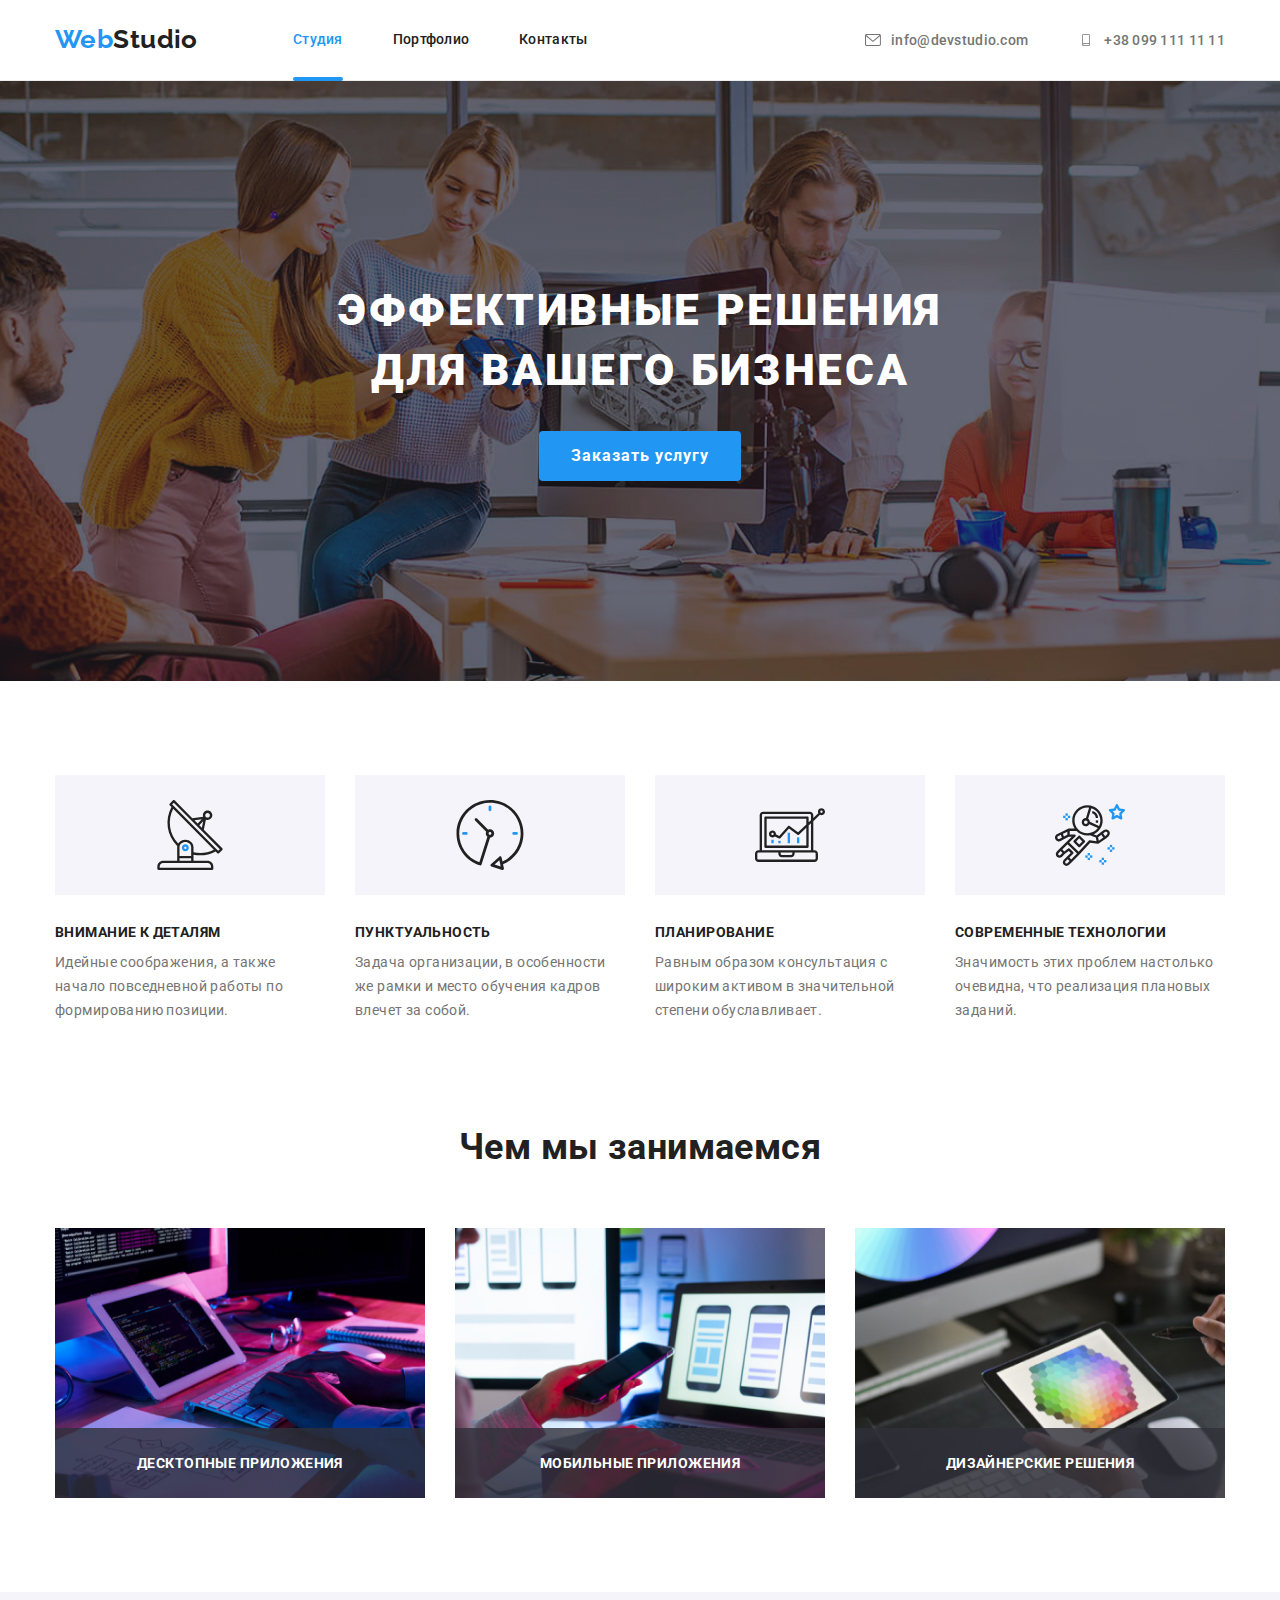
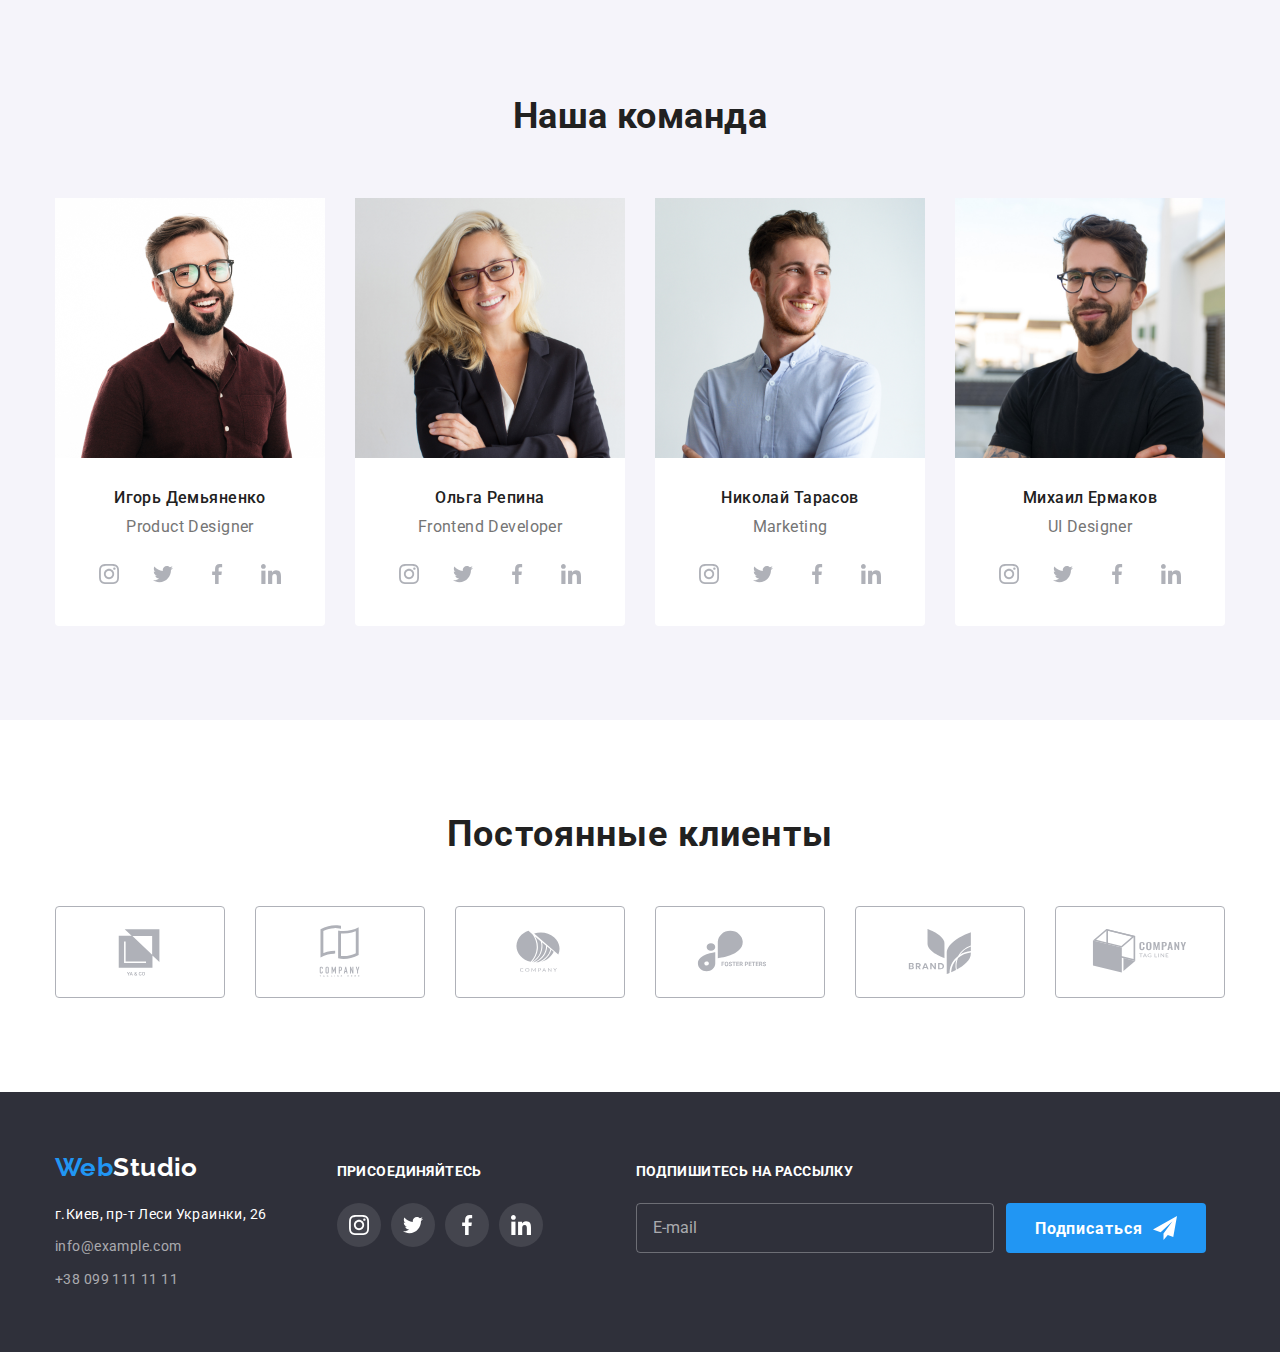
<file: index.html>
<!DOCTYPE html>
<html lang="ru">

<head>
    <meta charset="UTF-8">
    <meta http-equiv="X-UA-Compatible" content="IE=edge">
    <meta name="viewport" content="width=device-width, initial-scale=1.0">
    <title>Studio</title>
    <link rel="preconnect" href="https://fonts.googleapis.com">
    <link rel="preconnect" href="https://fonts.gstatic.com" crossorigin>
    <link href="https://fonts.googleapis.com/css2?family=Raleway:wght@700&family=Roboto:wght@400;500;700&display=swap"
        rel="stylesheet">
    <link rel="stylesheet"
        href="https://cdnjs.cloudflare.com/ajax/libs/modern-normalize/1.0.0/modern-normalize.min.css" />

    <link rel="stylesheet" href="./css/main.min.css">
</head>

<body>
    <header class="header">
        <div class="container container_wrapper">
            <a href="./index.html" class="header_logo logo link" lang="en"><span class="webstudio">Web</span>Studio</a>
            <nav class="site-nav">
                <ul class="site-nav_list">
                    <li class="site-nav_item"><a href="./index.html" class="site-nav_link current link">Студия</a></li>
                    <li class="site-nav_item"><a href="./portfolio.html" class="site-nav_link link">Портфолио</a></li>
                    <li class="site-nav_item"><a href="" class="site-nav_link link">Контакты</a></li>
                </ul>
            </nav>
            <ul class="header-adress_list">
                <li class="header-adress_mail">
                    <a href="mailto:info@devstudio.com" class="header-adress_link link" lang="en">
                        <svg class="header-adress_image" width="16" height="12">
                            <use href="./images/sprite.svg#envelope"></use>
                        </svg> info@devstudio.com
                    </a>
                </li>
                <li class="header-adress_mail">
                    <a href="tel:+38-099-111-11-11" class="header-adress_link link">
                        <svg class="header-adress_image" width="16" height="12">
                            <use href="./images/sprite.svg#smartphone"></use>
                        </svg> +38 099 111 11 11
                    </a>
                </li>
            </ul>
        </div>
    </header>

    <main>
        <section class="hero section">
            <div class="container">
                <h1 class="hero_title">Эффективные решения для вашего бизнеса</h1>
                <button type="button" class="button-order button" data-modal-open>Заказать услугу</button>
            </div>
        </section>

        <section class="article section">
            <div class="container">
                <h2 class="visually-hidden">Наши скилы</h2>
                <ul class="article_list">
                    <li class="article_item">
                        <h3 class="article_sub-title first">Внимание к деталям</h3>
                        <p class="article_text">Идейные соображения, а также начало повседневной работы по формированию
                            позиции.</p>
                    </li>

                    <li class="article_item">
                        <h3 class="article_sub-title second">Пунктуальность</h3>
                        <p class="article_text">Задача организации, в особенности же рамки и место обучения кадров
                            влечет за собой.</p>
                    </li>

                    <li class="article_item">
                        <h3 class="article_sub-title third">Планирование</h3>
                        <p class="article_text">Равным образом консультация с широким активом в значительной степени
                            обуславливает.</p>
                    </li>

                    <li class="article_item">
                        <h3 class="article_sub-title fourth">Современные технологии</h3>
                        <p class="article_text">Значимость этих проблем настолько очевидна, что реализация плановых
                            заданий.</p>
                    </li>
                </ul>
            </div>
        </section>

        <section class="gallery gallery-wrapper section">
            <div class="container">
                <h2 class="gallery-title">Чем мы занимаемся</h2>
                <ul class="gallery-list">
                    <li class="gallery-list_item">
                        <img src="./images/main/ourjob1.jpg" alt="Чем мы занимаемся" width="370" height="270"
                            class="gallery-list_img">
                        <p class="gallery-list_overlay">Десктопные приложения</p>
                    </li>
                    <li class="gallery-list_item">
                        <img src="./images/main/ourjob2.jpg" alt="Чем мы занимаемся" width="370" height="270"
                            class="gallery-list_img">
                        <p class="gallery-list_overlay">Мобильные приложения</p>
                    </li>
                    <li class="gallery-list_item">
                        <img src="./images/main/ourjob3.jpg" alt="Чем мы занимаемся" width="370" height="270"
                            class="gallery-list_img">
                        <p class="gallery-list_overlay">Дизайнерские решения</p>
                    </li>
                </ul>
            </div>
        </section>

        <section class="team section">
            <div class="container">
                <h2 class="team_title">Наша команда</h2>
                <ul class="team_list">
                    <li class="team_item">
                        <img src="./images/main/team1.png" alt="Игорь Дем'яненко" class="team_img" width="270"
                            height="260">
                        <div class="team_box">
                            <h3 class="team_sub-title">Игорь Демьяненко</h3>
                            <p class="team_text">Product Designer</p>
                            <ul class="social-list">
                                <li class="social-list_item">
                                    <a href="" class="social-list_link">
                                        <svg class="social-list_link-img" width="20" height="20">
                                            <use href="./images/sprite.svg#instagram"></use>
                                        </svg>
                                    </a>
                                </li>
                                <li class="social-list_item">
                                    <a href="" class="social-list_link">
                                        <svg class="social-list_link-img" width="20" height="20">
                                            <use href="./images/sprite.svg#twitter"></use>
                                        </svg>
                                    </a>
                                </li>
                                <li class="social-list_item">
                                    <a href="" class="social-list_link">
                                        <svg class="social-list_link-img" width="20" height="20">
                                            <use href="./images/sprite.svg#facebook"></use>
                                        </svg>
                                    </a>
                                </li>
                                <li class="social-list_item">
                                    <a href="" class="social-list_link">
                                        <svg class="social-list_link-img" width="20" height="20">
                                            <use href="./images/sprite.svg#linkedin"></use>
                                        </svg>
                                    </a>
                                </li>
                            </ul>
                        </div>
                    </li>
                    <li class="team_item">
                        <img src="./images/main/team2.jpg" alt="Ольга Репина" class="team_img" width="270" height="260">
                        <div class="team_box">
                            <h3 class="team_sub-title">Ольга Репина</h3>
                            <p class="team_text">Frontend Developer</p>
                            <ul class="social-list">
                                <li class="social-list_item">
                                    <a href="" class="social-list_link">
                                        <svg class="social-list_link-img" width="20" height="20">
                                            <use href="./images/sprite.svg#instagram"></use>
                                        </svg>
                                    </a>
                                </li>
                                <li class="social-list_item">
                                    <a href="" class="social-list_link">
                                        <svg class="social-list_link-img" width="20" height="20">
                                            <use href="./images/sprite.svg#twitter"></use>
                                        </svg>
                                    </a>
                                </li>
                                <li class="social-list_item">
                                    <a href="" class="social-list_link">
                                        <svg class="social-list_link-img" width="20" height="20">
                                            <use href="./images/sprite.svg#facebook"></use>
                                        </svg>
                                    </a>
                                </li>
                                <li class="social-list_item">
                                    <a href="" class="social-list_link">
                                        <svg class="social-list_link-img" width="20" height="20">
                                            <use href="./images/sprite.svg#linkedin"></use>
                                        </svg>
                                    </a>
                                </li>
                            </ul>
                        </div>
                    </li>
                    <li class="team_item">
                        <img src="./images/main/team3.jpg" alt="Николай Тарасов" class="team_img" width="270"
                            height="260">
                        <div class="team_box">
                            <h3 class="team_sub-title">Николай Тарасов</h3>
                            <p class="team_text">Marketing</p>
                            <ul class="social-list">
                                <li class="social-list_item">
                                    <a href="" class="social-list_link">
                                        <svg class="social-list_link-img" width="20" height="20">
                                            <use href="./images/sprite.svg#instagram"></use>
                                        </svg>
                                    </a>
                                </li>
                                <li class="social-list_item">
                                    <a href="" class="social-list_link">
                                        <svg class="social-list_link-img" width="20" height="20">
                                            <use href="./images/sprite.svg#twitter"></use>
                                        </svg>
                                    </a>
                                </li>
                                <li class="social-list_item">
                                    <a href="" class="social-list_link">
                                        <svg class="social-list_link-img" width="20" height="20">
                                            <use href="./images/sprite.svg#facebook"></use>
                                        </svg>
                                    </a>
                                </li>
                                <li class="social-list_item">
                                    <a href="" class="social-list_link">
                                        <svg class="social-list_link-img" width="20" height="20">
                                            <use href="./images/sprite.svg#linkedin"></use>
                                        </svg>
                                    </a>
                                </li>
                            </ul>
                        </div>
                    </li>
                    <li class="team_item">
                        <img src="./images/main/team4.jpg" alt="Михаил Ермаков" class="team_img" width="270"
                            height="260">
                        <div class="team_box">
                            <h3 class="team_sub-title">Михаил Ермаков</h3>
                            <p class="team_text">UI Designer</p>
                            <ul class="social-list">
                                <li class="social-list_item">
                                    <a href="" class="social-list_link">
                                        <svg class="social-list_link-img" width="20" height="20">
                                            <use href="./images/sprite.svg#instagram"></use>
                                        </svg>
                                    </a>
                                </li>
                                <li class="social-list_item">
                                    <a href="" class="social-list_link">
                                        <svg class="social-list_link-img" width="20" height="20">
                                            <use href="./images/sprite.svg#twitter"></use>
                                        </svg>
                                    </a>
                                </li>
                                <li class="social-list_item">
                                    <a href="" class="social-list_link">
                                        <svg class="social-list_link-img" width="20" height="20">
                                            <use href="./images/sprite.svg#facebook"></use>
                                        </svg>
                                    </a>
                                </li>
                                <li class="social-list_item">
                                    <a href="" class="social-list_link">
                                        <svg class="social-list_link-img" width="20" height="20">
                                            <use href="./images/sprite.svg#linkedin"></use>
                                        </svg>
                                    </a>
                                </li>
                            </ul>
                        </div>
                    </li>
                </ul>
            </div>
        </section>




        <section class="clients section">
            <div class="container">
                <h2 class="clients_title">Постоянные клиенты</h2>
                <ul class="clients-list">
                    <li class="clients-list_item">
                        <a href="" class="clients-list_link">
                            <svg class="clients-list_link-img" width="106" height="60">
                                <use href="./images/sprite.svg#logo-1"></use>
                            </svg>
                        </a>
                    </li>
                    <li class="clients-list_item">
                        <a href="" class="clients-list_link">
                            <svg class="clients-list_link-img" width="106" height="60">
                                <use href="./images/sprite.svg#logo-2"></use>
                            </svg>
                        </a>
                    </li>
                    <li class="clients-list_item">
                        <a href="" class="clients-list_link">
                            <svg class="clients-list_link-img" width="106" height="60">
                                <use href="./images/sprite.svg#logo-3"></use>
                            </svg>
                        </a>
                    </li>
                    <li class="clients-list_item">
                        <a href="" class="clients-list_link">
                            <svg class="clients-list_link-img" width="106" height="60">
                                <use href="./images/sprite.svg#logo-4"></use>
                            </svg>
                        </a>
                    </li>
                    <li class="clients-list_item">
                        <a href="" class="clients-list_link">
                            <svg class="clients-list_link-img" width="106" height="60">
                                <use href="./images/sprite.svg#logo-5"></use>
                            </svg>
                        </a>
                    </li>
                    <li class="clients-list_item">
                        <a href="" class="clients-list_link">
                            <svg class="clients-list_link-img" width="106" height="60">
                                <use href="./images/sprite.svg#logo-6"></use>
                            </svg>
                        </a>
                    </li>
                </ul>
            </div>
        </section>
    </main>

    <footer class="footer">
        <div class="container footer_container-wrapper">
            <div class="footer-adress_container">
                <a href="./index.html" class="footer-adress_logo logo link"><span class="webstudio">Web</span>Studio</a>
                <address>
                    <a href="https://goo.gl/maps/xhhqfHKfK66kYqQT9" target="_blank"
                        class="footer-adress_link adress-phyth link">г.Киев,
                        пр-т Леси Украинки, 26</a>
                    <a href="mailto:info@example.com" lang="en" class="footer-adress_link link">info@example.com</a>
                    <a href="tel:+38-099-111-11-11" class="footer-adress_link link">+38 099 111 11 11</a>
                </address>
            </div>
            <div class="footer-social_links-container">
                <h2 class="footer-social_title">Присоединяйтесь</h2>
                <ul class="footer-social_list">
                    <li class="footer-social_item">
                        <a href="" class="footer-social_link link">
                            <svg class="footer-social_link-img" width="20" height="20">
                                <use href="./images/sprite.svg#instagram"></use>
                            </svg>
                        </a>
                    </li>
                    <li class="footer-social_item">
                        <a href="" class="footer-social_link link">
                            <svg class="footer-social_link-img" width="20" height="20">
                                <use href="./images/sprite.svg#twitter"></use>
                            </svg>
                        </a>
                    </li>
                    <li class="footer-social_item">
                        <a href="" class="footer-social_link link">
                            <svg class="footer-social_link-img" width="20" height="20">
                                <use href="./images/sprite.svg#facebook"></use>
                            </svg>
                        </a>
                    </li>
                    <li class="footer-social_item">
                        <a href="" class="footer-social_link link">
                            <svg class="footer-social_link-img" width="20" height="20">
                                <use href="./images/sprite.svg#linkedin"></use>
                            </svg>
                        </a>
                    </li>
                </ul>
            </div>
            <div class="footer-submit_container">
                <form class="footer-submit_form">
                    <b class="footer-submit_head">Подпишитесь на рассылку</b>
                    <span class="footer-submit_form-input-wrapper">
                        <input type="email" name="user-email" class="footer-submit_form-input" required
                            placeholder="E-mail">
                        <button type="submit" class="footer-submit_button-submit button">Подписаться
                            <svg class="footer-submit_button-submit-icon" width="24" height="24">
                                <use href="./images/sprite.svg#icon-telegramm"></use>
                            </svg>
                        </button>
                    </span>
                </form>
            </div>
        </div>
    </footer>

    <div class="backdrop is-hidden" data-modal>
        <div class="modal">
            <button type="button" class="close-button" data-modal-close>
                <svg class="modal_button-close" width="18" height="18">
                    <use href="./images/sprite.svg#close-button"></use>
                </svg>
            </button>
            <form class="modal-form">
                <b class="modal-form_head">Оставьте свои данные, мы вам перезвоним</b>
                <label class="modal-form_field">
                    Имя
                    <span class="modal-form_input-wrapper">
                        <input type="text" name="user-name" class="modal-form_input" minlength="1"
                            pattern="[a-zA-Zа-яёА-ЯЁ]+" title="Только буквы латинского и русского алфавитов" required>
                        <svg class="modal-form_input-icon" width="18" height="18">
                            <use href="./images/sprite.svg#person-modal"></use>
                        </svg>
                    </span>
                </label>
                <label class="modal-form_field">
                    Телефон
                    <span class="modal-form_input-wrapper">
                        <input type="tel" name="user-phone" class="modal-form_input"
                            pattern="[0-9]{3}-[0-9]{3}-[0-9]{2}-[0-9]{2}" title="096-111-11-11" required>
                        <svg class="modal-form_input-icon" width="18" height="18">
                            <use href="./images/sprite.svg#phone-modal"></use>
                        </svg>
                    </span>
                </label>
                <label class="modal-form_field">
                    Почта
                    <span class="modal-form_input-wrapper">
                        <input type="email" name="user-email" class="modal-form_input" required>
                        <svg class="modal-form_input-icon" width="18" height="18">
                            <use href="./images/sprite.svg#email-modal"></use>
                        </svg>
                    </span>
                </label>
                <label class="modal-form_field">
                    Комментарий
                    <textarea name="user-message" class="modal-form_message" placeholder="Введите текст"></textarea>
                </label>
                <input type="checkbox" name="accept-policy" id="accept-policy"
                    class="modal-form_checkbox visually-hidden">
                <label for="accept-policy" class="modal-form_checkbox-label">Соглашаюсь с рассылкой и принимаю&nbsp;
                    <a class="modal-form_checkbox-link" href="">Условия договора</a>
                </label>
                <button type="submit" class="button-order button">Отправить</button>
            </form>
        </div>
    </div>

    <script src="./js/modal.js"></script>

</body>

</html>
</file>
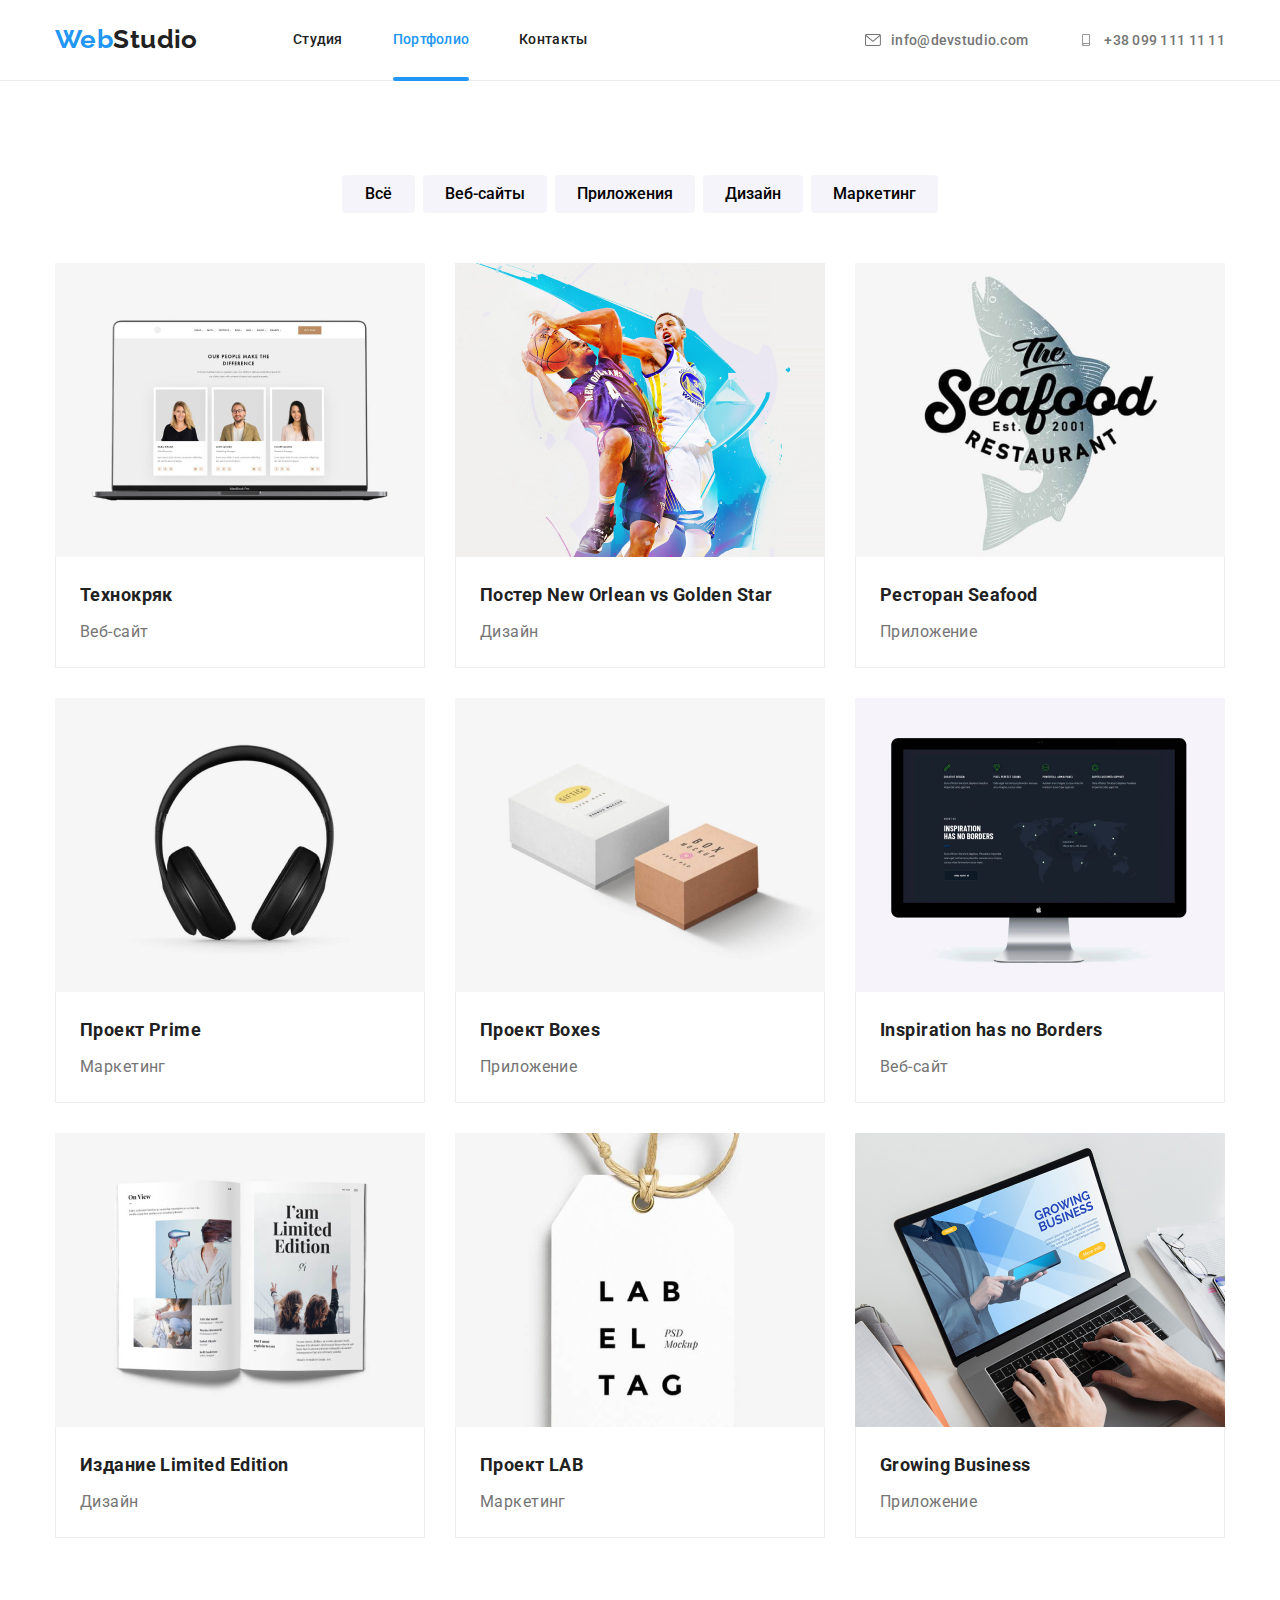
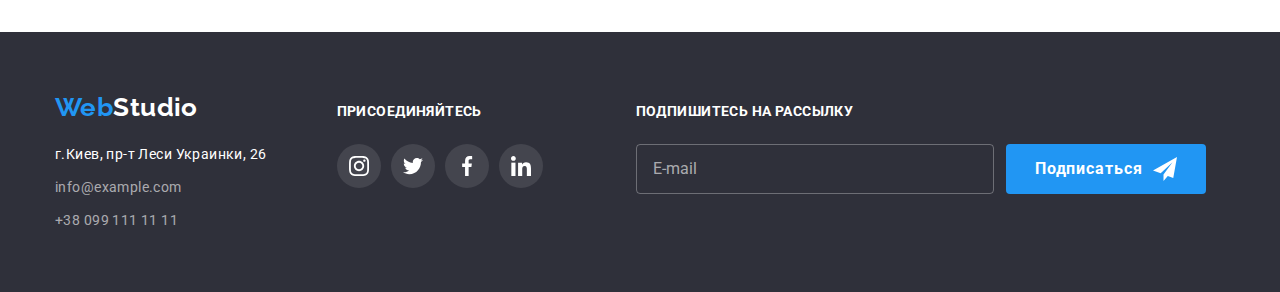
<file: portfolio.html>
<!DOCTYPE html>
<html lang="ru">

<head>
    <meta charset="UTF-8">
    <meta http-equiv="X-UA-Compatible" content="IE=edge">
    <meta name="viewport" content="width=device-width, initial-scale=1.0">
    <title>Portfolio</title>
    <link rel="preconnect" href="https://fonts.googleapis.com">
    <link rel="preconnect" href="https://fonts.gstatic.com" crossorigin>
    <link href="https://fonts.googleapis.com/css2?family=Raleway:wght@700&family=Roboto:wght@400;500;700&display=swap"
        rel="stylesheet">
    <link rel="stylesheet"
        href="https://cdnjs.cloudflare.com/ajax/libs/modern-normalize/1.0.0/modern-normalize.min.css" />

    <link rel="stylesheet" href="./css/main.min.css">
</head>

<body>
    <header class="header">
        <div class="container container_wrapper">
            <a href="./index.html" class="header_logo logo link" lang="en"><span class="webstudio">Web</span>Studio</a>
            <nav class="site-nav">
                <ul class="site-nav_list">
                    <li class="site-nav_item"><a href="./index.html" class="site-nav_link link">Студия</a></li>
                    <li class="site-nav_item"><a href="./portfolio.html"
                            class="site-nav_link current link">Портфолио</a></li>
                    <li class="site-nav_item"><a href="" class="site-nav_link link">Контакты</a></li>
                </ul>
            </nav>
            <ul class="header-adress_list">
                <li class="header-adress_mail">
                    <a href="mailto:info@devstudio.com" class="header-adress_link link" lang="en">
                        <svg class="header-adress_image" width="16" height="12">
                            <use href="./images/sprite.svg#envelope">

                            </use>
                        </svg> info@devstudio.com
                    </a>
                </li>
                <li>
                    <a href="tel:+38-099-111-11-11" class="header-adress_link link">
                        <svg class="header-adress_image" width="16" height="12">
                            <use href="./images/sprite.svg#smartphone">

                            </use>
                        </svg> +38 099 111 11 11
                    </a>
                </li>
            </ul>
        </div>
    </header>

    <main>
        <section class="portfolio-nav section">
            <div class="container">
                <ul class="portfolio-nav_list">
                    <li class="portfolio-nav_item"><button type="button"
                            class="portfolio-nav_button button">Всё</button>
                    </li>
                    <li class="portfolio-nav_item"><button type="button"
                            class="portfolio-nav_button button">Веб-сайты</button></li>
                    <li class="portfolio-nav_item"><button type="button"
                            class="portfolio-nav_button button">Приложения</button>
                    </li>
                    <li class="portfolio-nav_item"><button type="button"
                            class="portfolio-nav_button button">Дизайн</button>
                    </li>
                    <li class="portfolio-nav_item"><button type="button"
                            class="portfolio-nav_button button">Маркетинг</button></li>
                </ul>


                <ul class="portfolio-card-list">
                    <li class="portfolio-card_item">
                        <a href="" class="portfolio-card_link link">
                            <div class="portfolio-card_img-wrapper">
                                <img src="./images/portfolio/1.jpg" alt="Ноутбук" class="img">
                                <p class="portfolio-card_overlay">Технокряк это современная площадка распространения
                                    коронавируса. Компании используют эту платформу для цифрового шпионажа и атак на
                                    защищённые сервера конкурентов.</p>
                            </div>
                            <div class="portfolio-card_container">
                                <h2 class="portfolio-card_sub-title">Технокряк</h2>
                                <p class="portfolio-card_text">Веб-сайт</p>
                            </div>
                        </a>
                    </li>

                    <li class="portfolio-card_item">
                        <a href="" class="portfolio-card_link link">
                            <div class="portfolio-card_img-wrapper">
                                <img src="./images/portfolio/2.jpg" alt="Баскетболисты" class="img">
                                <p class="portfolio-card_overlay">Технокряк это современная площадка распространения
                                    коронавируса. Компании используют эту платформу для цифрового шпионажа и атак на
                                    защищённые сервера конкурентов.</p>
                            </div>
                            <div class="portfolio-card_container">
                                <h2 class="portfolio-card_sub-title">Постер New Orlean vs Golden Star</h2>
                                <p class="portfolio-card_text">Дизайн</p>
                            </div>
                        </a>
                    </li>
                    <li class="portfolio-card_item">
                        <a href="" class="portfolio-card_link link">
                            <div class="portfolio-card_img-wrapper">
                                <img src="./images/portfolio/3.jpg" alt="Лого Seafood" class="img">
                                <p class="portfolio-card_overlay">Технокряк это современная площадка распространения
                                    коронавируса. Компании используют эту платформу для цифрового шпионажа и атак на
                                    защищённые сервера конкурентов.</p>
                            </div>
                            <div class="portfolio-card_container">
                                <h2 class="portfolio-card_sub-title">Ресторан Seafood</h2>
                                <p class="portfolio-card_text">Приложение</p>
                            </div>
                        </a>
                    </li>
                    <li class="portfolio-card_item">
                        <a href="" class="portfolio-card_link link">
                            <div class="portfolio-card_img-wrapper">
                                <img src="./images/portfolio/4.jpg" alt="Наушники" class="img">
                                <p class="portfolio-card_overlay">Технокряк это современная площадка распространения
                                    коронавируса. Компании используют эту платформу для цифрового шпионажа и атак на
                                    защищённые сервера конкурентов.</p>
                            </div>
                            <div class="portfolio-card_container">
                                <h2 class="portfolio-card_sub-title">Проект Prime</h2>
                                <p class="portfolio-card_text">Маркетинг</p>
                            </div>
                        </a>
                    </li>
                    <li class="portfolio-card_item">
                        <a href="" class="portfolio-card_link link">
                            <div class="portfolio-card_img-wrapper">
                                <img src="./images/portfolio/5.jpg" alt="Коробки" class="img">
                                <p class="portfolio-card_overlay">Технокряк это современная площадка распространения
                                    коронавируса. Компании используют эту платформу для цифрового шпионажа и атак на
                                    защищённые сервера конкурентов.</p>
                            </div>
                            <div class="portfolio-card_container">
                                <h2 class="portfolio-card_sub-title">Проект Boxes</h2>
                                <p class="portfolio-card_text">Приложение</p>
                            </div>
                        </a>
                    </li>
                    <li class="portfolio-card_item">
                        <a href="" class="portfolio-card_link link">
                            <div class="portfolio-card_img-wrapper">
                                <img src="./images/portfolio/6.jpg" alt="Монитор" class="img">
                                <p class="portfolio-card_overlay">Технокряк это современная площадка распространения
                                    коронавируса. Компании используют эту платформу для цифрового шпионажа и атак на
                                    защищённые сервера конкурентов.</p>
                            </div>
                            <div class="portfolio-card_container">
                                <h2 class="portfolio-card_sub-title">Inspiration has no Borders</h2>
                                <p class="portfolio-card_text">Веб-сайт</p>
                            </div>
                        </a>
                    </li>
                    <li class="portfolio-card_item">
                        <a href="" class="portfolio-card_link link">
                            <div class="portfolio-card_img-wrapper">
                                <img src="./images/portfolio/7.jpg" alt="Журнал" class="img">
                                <p class="portfolio-card_overlay">Технокряк это современная площадка распространения
                                    коронавируса. Компании используют эту платформу для цифрового шпионажа и атак на
                                    защищённые сервера конкурентов.</p>
                            </div>
                            <div class="portfolio-card_container">
                                <h2 class="portfolio-card_sub-title">Издание Limited Edition</h2>
                                <p class="portfolio-card_text">Дизайн</p>
                            </div>
                        </a>
                    </li>
                    <li class="portfolio-card_item">
                        <a href="" class="portfolio-card_link link">
                            <div class="portfolio-card_img-wrapper">
                                <img src="./images/portfolio/8.jpg" alt="Ярлык" class="img">
                                <p class="portfolio-card_overlay">Технокряк это современная площадка распространения
                                    коронавируса. Компании используют эту платформу для цифрового шпионажа и атак на
                                    защищённые сервера конкурентов.</p>
                            </div>
                            <div class="portfolio-card_container">
                                <h2 class="portfolio-card_sub-title">Проект LAB</h2>
                                <p class="portfolio-card_text">Маркетинг</p>
                            </div>
                        </a>
                    </li>
                    <li class="portfolio-card_item">
                        <a href="" class="portfolio-card_link link">
                            <div class="portfolio-card_img-wrapper">
                                <img src="./images/portfolio/9.jpg" alt="Ноутбук" class="img">
                                <p class="portfolio-card_overlay">Технокряк это современная площадка распространения
                                    коронавируса. Компании используют эту платформу для цифрового шпионажа и атак на
                                    защищённые сервера конкурентов.</p>
                            </div>
                            <div class="portfolio-card_container">
                                <h2 class="portfolio-card_sub-title">Growing Business</h2>
                                <p class="portfolio-card_text">Приложение</p>
                            </div>
                        </a>
                    </li>
                </ul>
            </div>
        </section>
    </main>



    <footer class="footer ">
        <div class="container footer_container-wrapper">
            <div class="footer-adress_container">
                <a href="./index.html" class="footer-adress_logo logo link"><span class="webstudio">Web</span>Studio</a>
                <address>
                    <a href="https://goo.gl/maps/xhhqfHKfK66kYqQT9" target="_blank"
                        class="footer-adress_link adress-phyth link">г.Киев,
                        пр-т Леси Украинки, 26</a>
                    <a href=" mailto:info@example.com" lang="en" class="footer-adress_link link">info@example.com</a>
                    <a href="tel:+38-099-111-11-11" class="footer-adress_link link">+38 099 111 11 11</a>
                </address>
            </div>
            <div class="footer-social_links-container">
                <h2 class="footer-social_title">Присоединяйтесь</h2>
                <ul class="footer-social_list">
                    <li class="footer-social_item">
                        <a href="" class="footer-social_link link">
                            <svg class="footer-social_link-img" width="20" height="20">
                                <use href="./images/sprite.svg#instagram"></use>
                            </svg>
                        </a>
                    </li>
                    <li class="footer-social_item">
                        <a href="" class="footer-social_link link">
                            <svg class="footer-social_link-img" width="20" height="20">
                                <use href="./images/sprite.svg#twitter"></use>
                            </svg>
                        </a>
                    </li>
                    <li class="footer-social_item">
                        <a href="" class="footer-social_link link">
                            <svg class="footer-social_link-img" width="20" height="20">
                                <use href="./images/sprite.svg#facebook"></use>
                            </svg>
                        </a>
                    </li>
                    <li class="footer-social_item">
                        <a href="" class="footer-social_link link">
                            <svg class="footer-social_link-img" width="20" height="20">
                                <use href="./images/sprite.svg#linkedin"></use>
                            </svg>
                        </a>
                    </li>
                </ul>
            </div>
            <div class="footer-submit_container">
                <b class="footer-submit_head">Подпишитесь на рассылку</b>
                <span class="footer-submit_form-input-wrapper">
                    <input type="email" name="user-mail" class="footer-submit_form-input" pattern="[a-zA-Zа-яёА-ЯЁ]+"
                        required placeholder="E-mail">
                    <button type="submit" class="footer-submit_button-submit button">Подписаться
                        <svg class="footer-submit_button-submit-icon" width="24" height="24">
                            <use href="./images/sprite.svg#icon-telegramm"></use>
                        </svg>
                    </button>
                </span>
            </div>
        </div>
    </footer>
</body>

</html>
</file>
<file: css/main.min.css>
:root{--primary-text-color: #757575;--primary-heading-color: #212121;--accent-color: #2196f3;--primary-background-color: #fff;--secondary-text-color: #fff;--secondary-background-color: #2f303a;--primary-time-duration: 250ms cubic-bezier(0.4, 0, 0.2, 1);--main-font: "Roboto", sans-serif}.visually-hidden{position:absolute;width:1px;height:1px;margin:-1px;border:0;padding:0;white-space:nowrap;clip-path:inset(100%);clip:rect(0 0 0 0);overflow:hidden}h1,h2,h3,h4,h5,h6,ul,p{margin:0;padding:0}body{font-family:var(--main-font);background-color:var(--primary-background-color);color:var(--primary-text-color);font-size:14px;font-weight:400;font-style:normal;letter-spacing:0.03em}img{display:block}ul,ol [class]{list-style:none}.link{text-decoration:none}h2,h3{color:var(--primary-heading-color)}.section{padding-top:94px;padding-bottom:94px;margin:0 auto}.container{width:1200px;margin-left:auto;margin-right:auto;padding-left:15px;padding-right:15px}.container_wrapper{display:flex;align-items:center}.backdrop{position:fixed;top:0;left:0;width:100vw;height:100vh;background-color:rgba(0,0,0,0.6);opacity:1;visibility:visible;pointer-events:auto;transition:opacity var(--primary-time-duration)}.backdrop.is-hidden{opacity:0;visibility:hidden;pointer-events:auto;transition:opacity var(--primary-time-duration),visibility var(--primary-time-duration)}.button{font-family:var(--main-font);cursor:pointer;border-radius:4px}.footer-submit_button-submit{display:flex;align-items:center;font-weight:700;font-size:16px;letter-spacing:0.06em;line-height:1.87;background-color:var(--accent-color);color:var(--secondary-text-color);padding:10px 29px;min-width:200px;border:none}.footer-submit_button-submit-icon{fill:currentColor;margin-left:10px}.modal-form-btn{align-self:center;padding:12px 20px;font-weight:600;font-size:12px;line-height:1.33;letter-spacing:0.09em;text-transform:uppercase;border:1px solid var(--accent-color);border-radius:25px;background-color:transparent;cursor:pointer;transition:color 250ms linear, background-color 250ms linear}.modal-form-btn:hover,.modal-form-btn:focus{color:#ffffff;background-color:var(--accent-color)}.modal-form_checkbox-link{color:#2196F3}.logo{font-family:"Raleway";font-size:26px;font-weight:bold;line-height:1.2;width:145px;height:31px}.webstudio{color:var(--accent-color)}.modal-form{display:flex;flex-direction:column}.modal-form_head{text-align:center;font-weight:700;line-height:1.17;font-size:20px;margin-bottom:30px;color:var(--primary-heading-color)}.modal-form_field{font-size:12px;line-height:1.17;margin-bottom:10px}.modal-form_field:nth-last-child(4){margin-bottom:20px}.modal-form_input-wrapper{position:relative;display:block;margin-top:8px}.modal-form_input{width:100%;height:40px;border:1px solid rgba(33,33,33,0.2);border-radius:4px;padding-left:42px}.modal-form_input:focus{border-color:var(--accent-color);outline:none}.modal-form_input-icon{position:absolute;top:50%;left:12px;transform:translateY(-50%);display:block;width:18px;height:18px;fill:var(--primary-heading-color)}.modal-form_input:focus+.modal-form_input-icon{fill:var(--accent-color)}.modal-form_message{width:100%;height:120px;margin-top:8px;resize:none;border:1px solid rgba(33,33,33,0.2);border-radius:4px;padding:12px 16px}.modal-form_message:focus{border-color:var(--accent-color);outline:none}.modal-form_message::placeholder{color:rgba(117,117,117,0.5)}.modal-form_checkbox-label{display:flex;justify-content:center;align-items:center;font-size:14px;line-height:1.71;margin-bottom:30px}.modal-form_checkbox-label::before{display:block;content:"";width:18px;height:18px;border:1px solid #303030;border-radius:4px;cursor:pointer;margin-right:10px}.modal-form_checkbox:checked+.modal-form_checkbox-label::before{background-image:url("../images/icon-check.svg")}.modal{position:absolute;top:50%;left:50%;transform:translate(-50%, -50%);width:528px;min-height:581px;padding:40px;background-color:#ffffff;border-radius:4px}.close-button{display:flex;justify-content:center;align-items:center;position:absolute;top:8px;right:8px;width:30px;height:30px;border-radius:50%;border:1px solid rgba(0,0,0,0.1);background-color:transparent;padding:0;cursor:pointer}.modal_button-close{fill:#000000}.close-button:hover>.modal_button-close,.close-button:focus>.modal_button-close{fill:var(--accent-color)}.social-list{display:flex;justify-content:center;align-items:center;fill:#afb1b8}.social-list_link{display:flex;justify-content:center;align-items:center;width:44px;height:44px;border-radius:50%;background-color:#ffffff;transition:background-color var(--primary-time-duration)}.social-list_link:hover,.social-list_link:focus{background-color:#2196f3}.social-list_item:not(:last-child){margin-right:10px}.social-list_link-img{fill:#afb1b8;transition:fill var(--primary-time-duration)}.social-list_link:hover>.social-list_link-img,.social-list_link:focus>.social-list_link-img{fill:var(--secondary-text-color)}.article_sub-title{font-weight:700;font-size:14px;line-height:1.14;text-transform:uppercase;margin-bottom:10px}.article_list{display:flex;flex-wrap:wrap;justify-content:space-between}.article_text{line-height:1.71}.article_item{width:270px}.article_item:not(:nth-last-child(-n+1)){margin-right:30px}.article_sub-title.first::before{content:"";display:block;width:270px;height:120px;background-image:url("../images/main/antenna.svg");background-color:#f5f4fa;background-size:70px, 70px;background-repeat:no-repeat;background-position:center center;margin-bottom:30px}.article_sub-title.second::before{content:"";display:block;width:270px;height:120px;background-image:url("../images/main/clock.svg");background-color:#f5f4fa;background-size:70px, 70px;background-repeat:no-repeat;background-position:center center;margin-bottom:30px}.article_sub-title.third::before{content:"";display:block;width:270px;height:120px;background-image:url("../images/main/diagram.svg");background-color:#f5f4fa;background-size:70px, 70px;background-repeat:no-repeat;background-position:center center;margin-bottom:30px}.article_sub-title.fourth::before{content:"";display:block;width:270px;height:120px;background-image:url("../images/main/astronaut.svg");background-color:#f5f4fa;background-size:70px, 70px;background-repeat:no-repeat;background-position:center center;margin-bottom:30px}.clients-section{display:flex;justify-content:center}.clients_title{font-size:36px;line-height:1.16;letter-spacing:0.03em;margin-bottom:50px;text-align:center}.clients-list{display:flex;justify-content:center;align-items:center;fill:#afb1b8}.clients-list_item:not(:last-child){margin-right:30px}.clients-list_link{display:flex;justify-content:center;align-items:center;width:170px;height:92px;border:1px solid #afb1b8;border-radius:4px;transition:border-color var(--primary-time-duration)}.clients-list_link:hover,.clients-list_link:focus{border-color:#2196f3}.clients-list_link-img{fill:#afb1b8;transition:fill var(--primary-time-duration)}.clients-list_link:hover>.clients-list_link-img,.clients-list_link:focus>.clients-list_link-img{fill:#2196f3}.footer{line-height:1.71;background-color:var(--secondary-background-color);color:var(--secondary-text-color);padding-top:60px;padding-bottom:60px}.footer address{display:flex;flex-direction:column}.footer-adress_container{margin-right:70px}.footer-adress_link{font-weight:400;font-style:normal;color:rgba(255,255,255,0.6);transition:color var(--primary-time-duration)}.footer-adress_link:hover,.footer-adress_link:focus{color:var(--accent-color)}.footer-adress_link:not(:nth-last-child(-n+1)){margin-bottom:9px}.footer-adress_logo.logo{display:block;color:var(--secondary-text-color);margin-bottom:20px}.adress-phyth{color:var(--secondary-text-color)}.footer_container-wrapper{display:flex;align-items:baseline}.footer-social_links-container{display:flex;flex-direction:column;margin-right:93px}.footer-social_title{text-transform:uppercase;font-size:14px;color:var(--secondary-text-color);margin-bottom:20px}.footer-social_list{display:flex;justify-content:center;align-items:center;fill:#afb1b8}.footer-social_item:not(:last-child){margin-right:10px}.footer-social_link{display:flex;justify-content:center;align-items:center;width:44px;height:44px;border-radius:50%;background-color:rgba(255,255,255,0.1);transition:background-color var(--primary-time-duration)}.footer-social_link:hover,.footer-social_link:focus{background-color:#2196f3}.footer-social_link-img{fill:var(--secondary-text-color)}.footer-submit_head{display:block;text-transform:uppercase;margin-bottom:20px}.footer-submit_form-input-wrapper{display:flex}.footer-submit_form-input{width:358px;height:50px;border:1px solid rgba(255,255,255,0.3);border-radius:4px;padding:15px 16px;margin-right:12px;color:var(--secondary-text-color);background:none}.footer-submit_form-input::placeholder{font-size:16px;color:rgba(255,255,255,0.6)}.section.gallery-wrapper{padding-top:0px}.gallery-title{text-align:center;font-weight:700;font-size:36px;line-height:1.71;margin-bottom:50px}.gallery-list{display:flex;justify-content:space-between}.gallery-list_item{position:relative;width:370px}.gallery-list_item:not(:nth-last-child(-n+1)){margin-right:30px}.gallery-list_overlay{position:absolute;width:100%;height:70px;left:0;bottom:0;text-align:center;text-transform:uppercase;padding:27px 20px;font-weight:700;font-size:14px;line-height:1.17;color:var(--secondary-text-color);background-color:rgba(47,48,58,0.8)}.header{border-bottom:1px solid #ececec}.site-nav{display:block}.site-nav_list{display:flex}.site-nav_item:not(:nth-last-child(-n+1)){margin-right:50px}.site-nav_link{display:block;position:relative;font-weight:500;font-size:14px;letter-spacing:0.02em;color:var(--primary-heading-color);padding:32px 0px;line-height:1.14;transition:color var(--primary-time-duration)}.site-nav_link:hover,.site-nav_link:focus{color:var(--accent-color)}.site-nav_link.current{color:var(--accent-color)}.site-nav_link.current:after{content:"";position:absolute;display:block;background-color:var(--accent-color);width:100%;height:4px;bottom:-1px;border-radius:2px}.header-adress_list{display:flex;justify-content:center;margin-left:auto}.header-adress_image{margin-right:10px;fill:currentColor}.header-adress_mail:not(:last-child){margin-right:50px}.header-adress_link{font-weight:500;letter-spacing:0.02em;color:var(--primary-text-color);display:flex;align-items:center;transition:color var(--primary-time-duration)}.header-adress_link:hover,.header-adress_link:focus{color:var(--accent-color)}.header_logo.logo{margin-right:93px;color:var(--primary-heading-color)}.hero{text-align:center;background-image:linear-gradient(rgba(47,48,58,0.4), rgba(47,48,58,0.4)),url(../images/main/header-bg.jpg);background-repeat:no-repeat;background-position:center;background-color:#c4c4c4;color:var(--secondary-text-color)}.hero.section{max-width:1600px;padding-top:200px;padding-bottom:200px}.hero_title{width:696px;height:120px;letter-spacing:0.06em;font-weight:900;font-size:44px;line-height:1.36;margin-bottom:30px;margin-right:auto;margin-left:auto;text-transform:uppercase}.button-order{font-weight:700;font-size:16px;letter-spacing:0.06em;line-height:1.87;margin:0 auto;background-color:var(--accent-color);color:var(--secondary-text-color);padding:10px 32px;min-width:200px;border:none;transition:background-color var(--primary-time-duration)}.button-order:hover,.button-order:focus{background-color:#188ce8}.team{background-color:#f5f4fa}.team_list{font-size:16px;text-align:center;display:flex;border-bottom-left-radius:4px;border-bottom-right-radius:4px}.team_title{text-align:center;font-weight:700;font-size:36px;line-height:1.71;margin-bottom:50px}.team_sub-title{font-weight:500;font-size:16px;line-height:1.19;margin-bottom:10px}.team_item{width:270px;background-color:var(--primary-background-color);border-radius:0px 0px 4px 4px}.team_item:not(:nth-last-child(-n+1)){margin-right:30px}.team_text{line-height:1.19;margin-bottom:16px}.team_box{padding:30px 20px}.portfolio-nav_list{display:flex;justify-content:center;margin-bottom:50px}.portfolio-nav_item:not(:nth-last-child(-n+1)){margin-right:8px}.portfolio-nav_button{border:none;min-width:73px;min-height:38px;padding:0px 22px;font-weight:500;font-size:16px;line-height:1.62;text-align:center;background-color:#f5f4fa;border:none;transition:background-color var(--primary-time-duration),color var(--primary-time-duration),box-shadow var(--primary-time-duration)}.portfolio-nav_button:hover,.portfolio-nav_button:focus{background-color:var(--accent-color);color:#f5f4fa;box-shadow:0px 3px 1px rgba(0,0,0,0.1),0px 1px 2px rgba(0,0,0,0.08),0px 2px 2px rgba(0,0,0,0.12)}.portfolio-card-list{display:flex;flex-wrap:wrap;justify-content:space-between;align-items:center}.portfolio-card_item{min-width:370px;min-height:404px;background:var(--primary-background-color)}.portfolio-card_item:not(:nth-last-child(-n+3)){margin-bottom:30px}.portfolio-card_item:not(:nth-last-child(3n+1)){margin-right:30px}.portfolio-card_link{display:block;transition:box-shadow var(--primary-time-duration)}.portfolio-card_link:hover,.portfolio-card_link:focus{box-shadow:0px 1px 1px rgba(0,0,0,0.12),0px 4px 4px rgba(0,0,0,0.06),1px 4px 6px rgba(0,0,0,0.16)}.portfolio-card_container{padding:20px 24px;border-left:1px solid #eeeeee;border-right:1px solid #eeeeee;border-bottom:1px solid #eeeeee}.portfolio-card_sub-title{font-weight:700;font-size:18px;line-height:2;margin-bottom:4px}.portfolio-card_text{color:var(--primary-text-color);font-weight:400;font-size:16px;line-height:1.87}.portfolio-card_img-wrapper{position:relative;overflow:hidden}.portfolio-card_overlay{position:absolute;top:0;left:0;width:100%;height:100%;font-size:18px;line-height:1.554;padding:63px 24px;color:#ffffff;background-color:rgba(33,150,243,0.9);overflow:auto;transform:translateY(110%);transition:transform var(--primary-time-duration)}.portfolio-card_link:hover .portfolio-card_overlay,.portfolio-card_link:focus .portfolio-card_overlay{transform:translateY(0%)}
/*# sourceMappingURL=main.min.css.map */
</file>
